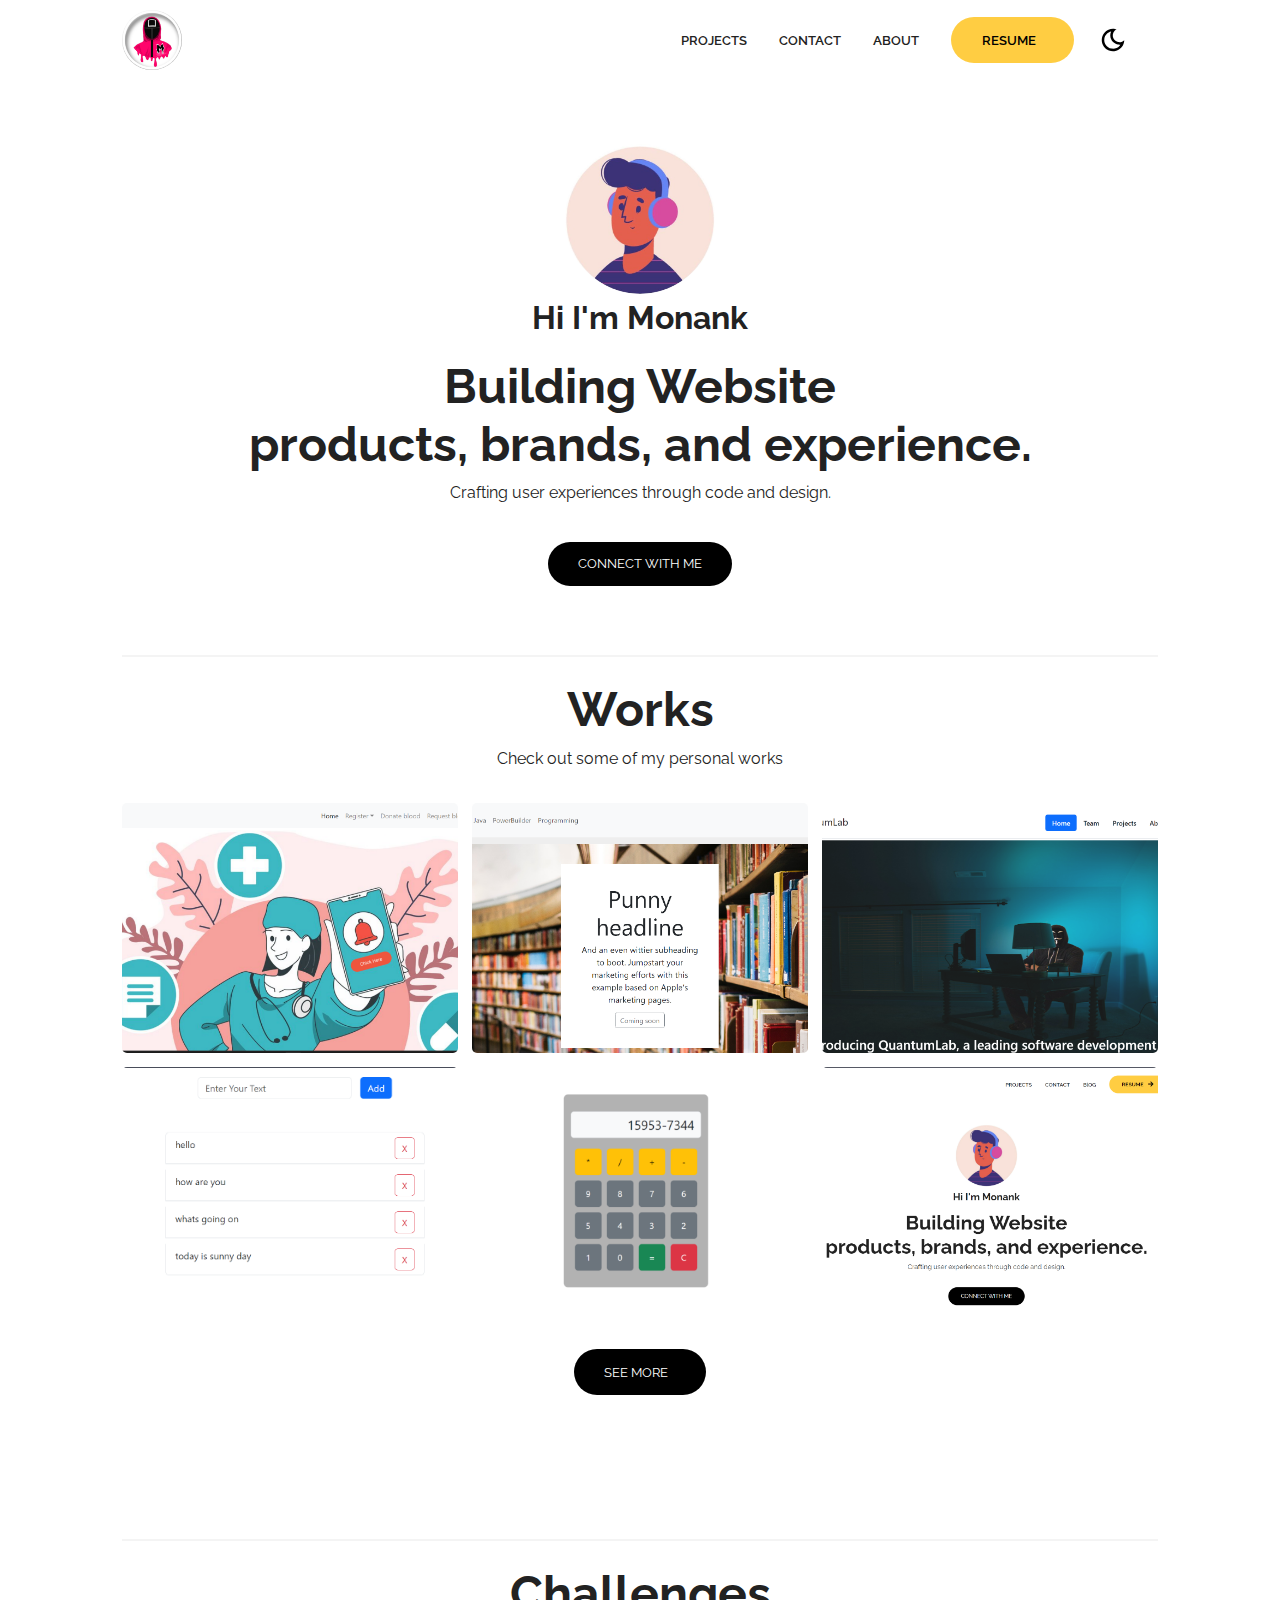
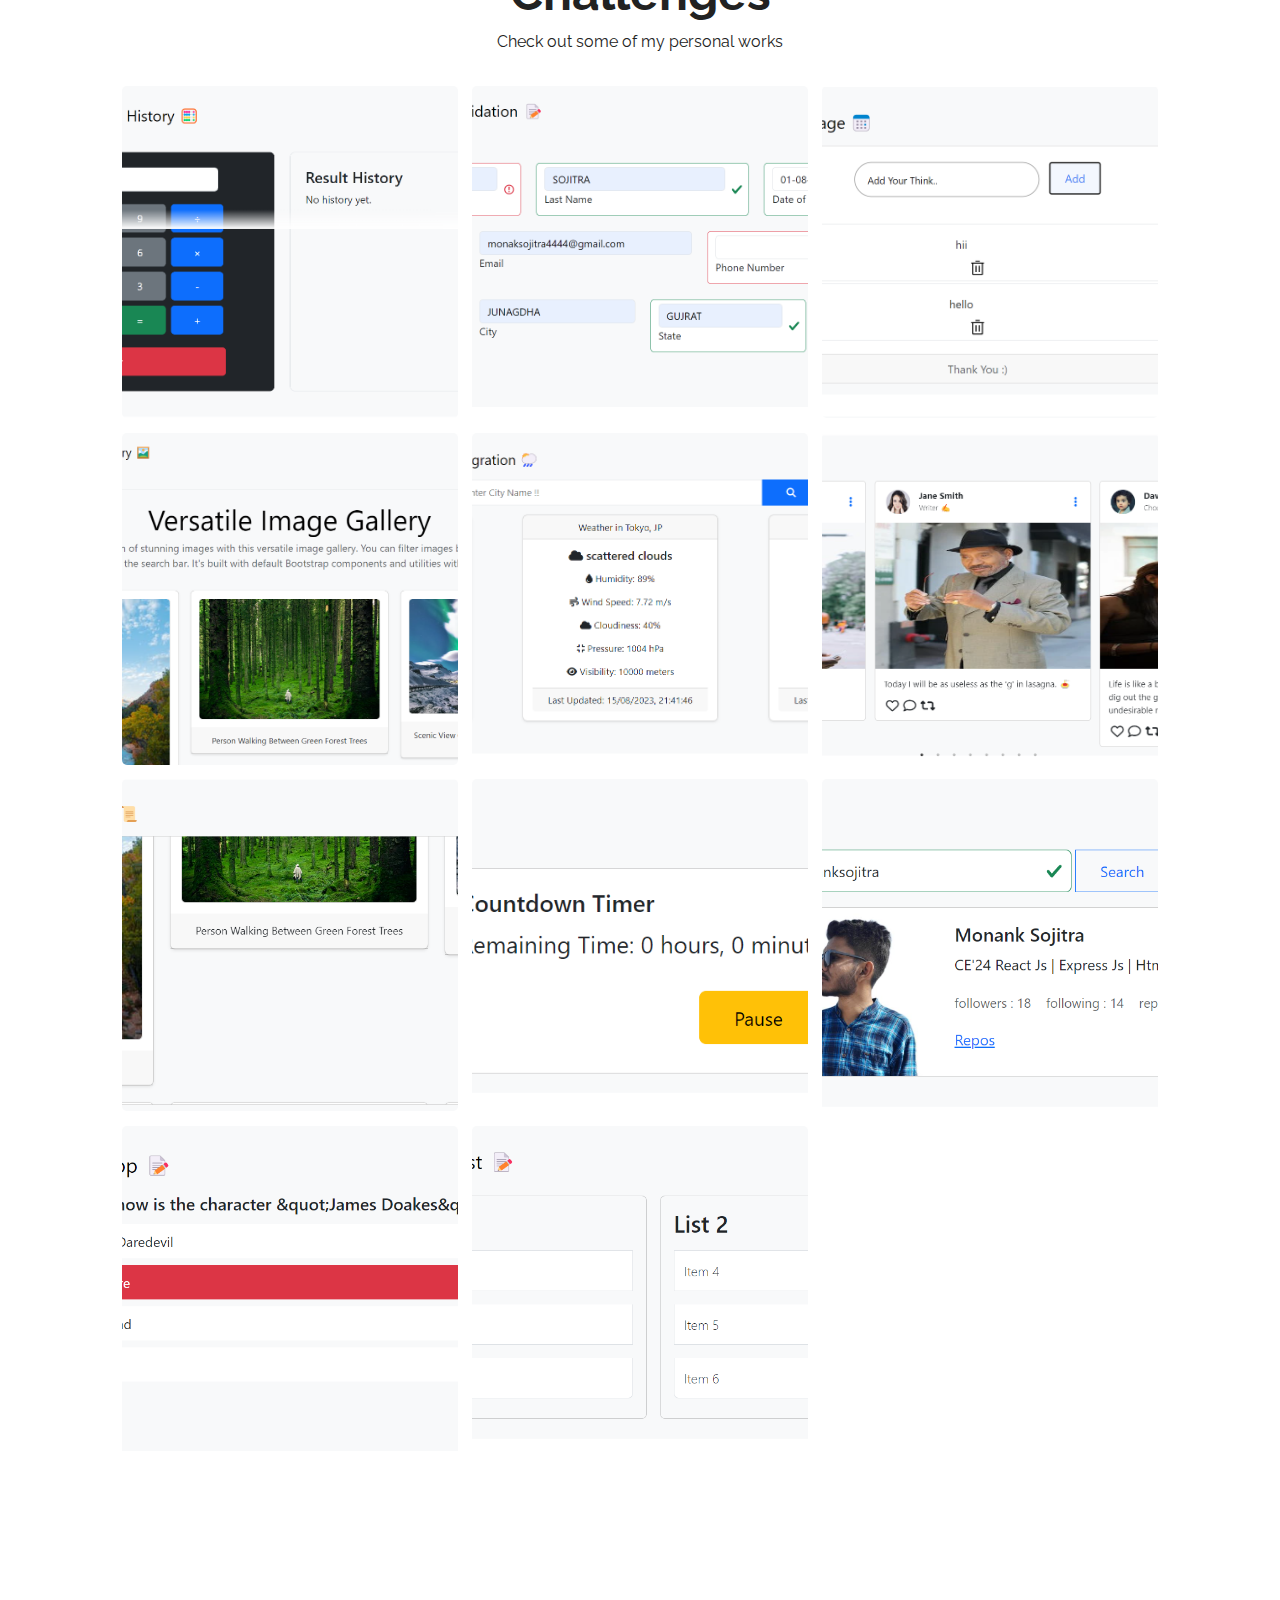
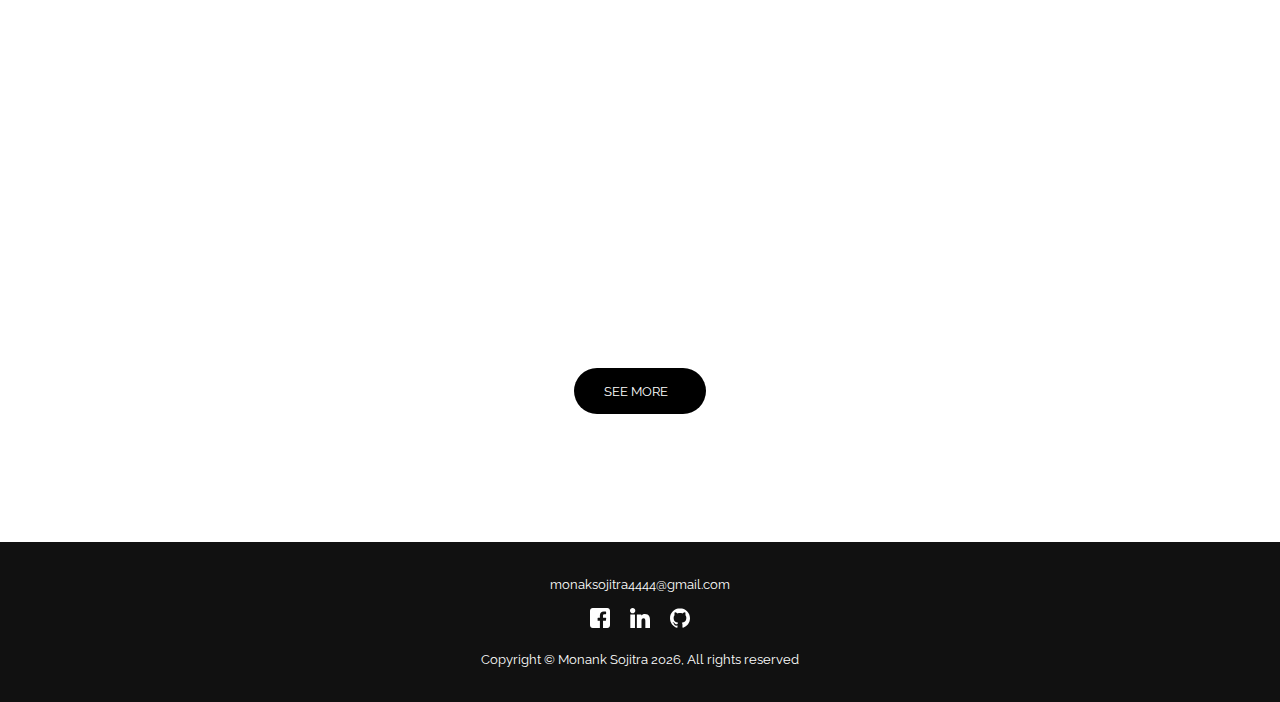
<file: index.html>
<!DOCTYPE html>
<html lang="en">

<head>
  <meta charset="UTF-8" />
  <meta http-equiv="X-UA-Compatible" content="IE=edge" />
  <meta name="viewport" content="width=device-width, initial-scale=1.0" />

  <title>Portfolio Website</title>
  <meta name="title" content="Portfolio Template - Open source" />
  <meta name="description"
    content="Build or customize your portfolio website using this super easy template. Free to use if you are a member of the community or a contributor to this project" />

  <link rel="apple-touch-icon" sizes="180x180" href="./css/>
    <link
      rel=" icon" type="image/png" sizes="32x32" href="./css/favicon-32x32.png" />
  <link rel="icon" type="image/png" sizes="16x16" href="./css/favicon-16x16.png" />
  <link rel="manifest" href="./css/site.webmanifest" />

  <link rel="stylesheet" href="https://use.fontawesome.com/releases/v5.15.4/css/all.css"
    integrity="sha384-DyZ88mC6Up2uqS4h/KRgHuoeGwBcD4Ng9SiP4dIRy0EXTlnuz47vAwmeGwVChigm" crossorigin="anonymous" />
  <link rel="stylesheet" href="css/style.css" />
  <link rel="stylesheet" href="css/utilities.css" />
</head>

<body>
  <header id="hero">
    <!-- Navbar -->
    <nav class="navbar">
      <div class="container">
        <!-- Logo -->
        <h1 id="logo">
          <a href="https://github.com/monanksojitra" target="_blank"><img src="./assets/logo.jpg" alt="Your Logo" /></a>
        </h1>
        <!-- Navbar links -->
        <ul class="nav-menu">
          <li><a class="nav-link" href="#projects">PROJECTS</a></li>
          <li>
            <a class="nav-link" href="mailto:monaksojitra4444@gmail.com">CONTACT</a>
          </li>
          <li><a class="nav-link" href="#">ABOUT</a></li>
          <li>
            <a class="nav-link btn btn-primary" target="_blank" href="./assets/cv.pdf">RESUME <i
                class="fas fa-arrow-right"></i></a>
          </li>

          <!-- Toggle switch -->
          <div class="theme-switch">
            <input type="checkbox" id="switch" />
            <label class="toggle-icons" for="switch">
              <img class="moon" src="assets/moon.svg" />
              <img class="sun" src="assets/sun.svg" />
            </label>
          </div>
          <!-- Hamburger menu -->
        </ul>
        <div class="hamburger">
          <span class="bar"></span>
          <span class="bar"></span>
          <span class="bar"></span>
        </div>
      </div>
    </nav>

    <section class="header-container">
      <img class="profile-image" src="assets/profile-image.jpg" alt="" />
      <h1>Hi I'm Monank</h1>

      <div class="content-text">
        <h2>Building Website</h2>
        <h2>products, brands, and experience.</h2>

        <p>Crafting user experiences through code and design.</p>
      </div>
      <a href="https://in.linkedin.com/in/mjpatel4444" class="btn btn-secondary" target="_blank">Connect With Me</a>
    </section>
  </header>

  <!-- Projects -->
  <section id="projects" class="project-container container">
    <div class="division"></div>
    <div class="content-text">
      <h2>Works</h2>
      <p>Check out some of my personal works</p>
    </div>

    <article class="project">
      <!-- Project 1 -->
      <div href="" class="card">
        <div class="project-info">
          <div class="project-bio">
            <h3>Project One</h3>
            <p>React, Bootstrap</p>
          </div>
          <div class="project-link">
            <a href="https://github.com/monanksojitra" target="_blank"><i class="fab fa-github"></i></a>
          </div>
        </div>
      </div>
      <!-- Project 2 -->
      <div href="" class="card">
        <div class="project-info">
          <div class="project-bio">
            <h3>Project Two</h3>
            <p>React, Bootstrap</p>
          </div>

          <div class="project-link">
            <a href="https://github.com/monanksojitra" target="_blank"><i class="fab fa-github"></i></a>
          </div>
        </div>
      </div>

      <!-- Porject 3 -->
      <div href="" class="card">
        <div class="project-info">
          <div class="project-bio">
            <h3>Project Three</h3>
            <p>Html, Bootstrap, js</p>
          </div>

          <div class="project-link">
            <a href="https://github.com/monanksojitra/QuantumLab" target="_blank"><i class="fab fa-github"></i></a>
            <a href="https://monanksojitra.github.io/Quantumlab/" target="_blank"><i class="fas fa-globe"></i></a>
          </div>
        </div>
      </div>

      <!-- Project 4 -->
      <div href="" class="card">
        <div class="project-info">
          <div class="project-bio">
            <h3>Project Four</h3>
            <p>Html, Bootstrap, js</p>
          </div>

          <div class="project-link">
            <a href="https://github.com/monanksojitra/TODO-LIST" target="_blank"><i class="fab fa-github"></i></a>
            <a href="https://monanksojitra.github.io/TODO-LIST/" target="_blank"><i class="fas fa-globe"></i></a>
          </div>
        </div>
      </div>

      <!-- Project 5 -->
      <div href="" class="card">
        <div class="project-info">
          <div class="project-bio">
            <h3>Project Five</h3>
            <p>Html, Bootstrap, js</p>
          </div>

          <div class="project-link">
            <a href="https://github.com/monanksojitra/Calculator" target="_blank"><i class="fab fa-github"></i></a>
            <a href="https://monanksojitra.github.io/Calculator/" target="_blank"><i class="fas fa-globe"></i></a>
          </div>
        </div>
      </div>

      <!-- Project 6 -->
      <div href="" class="card">
        <div class="project-info">
          <div class="project-bio">
            <h3>Project Six</h3>
            <p>Html, Bootstrap, js</p>
          </div>

          <div class="project-link">
            <a href="https://github.com/monanksojitra/portfolio-website" target="_blank"><i
                class="fab fa-github"></i></a>
            <a href="https://monanksojitra.github.io/portfolio-website/" target="_blank"><i
                class="fas fa-globe"></i></a>
          </div>
        </div>
      </div>
    </article>

    <a href="https://github.com/monanksojitra?tab=repositories" class="btn btn-secondary" target="_blank">See More <i
        class="fas fa-arrow-right"></i></a>
  </section>
  <section id="projects" class="project-container container">
    <div class="division"></div>
    <div class="content-text">
      <h2>Challenges</h2>
      <p>Check out some of my personal works</p>
    </div>

    <article class="project">
      <!-- Project 1 -->
      <div href="" class="card card1">
        <div class="project-info">
          <div class="project-link">
            <a href="https://github.com/monanksojitra/30_day_30_mini_react_projects" target="_blank"><i
                class="fab fa-github"></i></a>
          </div>
          <iframe src="https://www.linkedin.com/embed/feed/update/urn:li:share:7093278584932343808" height="300"
            width="250" frameborder="0" allowfullscreen="" title="Embedded post"></iframe>
        </div>
      </div>

      <!-- Project 2 -->
      <div href="" class="card card1">
        <div class="project-info">
          <div class="project-link">
            <a href="https://github.com/monanksojitra/30_day_30_mini_react_projects" target="_blank"><i
                class="fab fa-github"></i></a>
          </div>
          <iframe src="https://www.linkedin.com/embed/feed/update/urn:li:share:7093514234025697280" height="300"
            width="250" frameborder="0" allowfullscreen="" title="Embedded post"></iframe>
        </div>
      </div>

      <!-- Porject 3 -->
      <div href="" class="card card1">
        <div class="project-info">
          <div class="project-link">
            <a href="https://github.com/monanksojitra/30_day_30_mini_react_projects" target="_blank"><i
                class="fab fa-github"></i></a>
          </div>
          <iframe src="https://www.linkedin.com/embed/feed/update/urn:li:share:7093836861525102592" height="300"
            width="250" frameborder="0" allowfullscreen="" title="Embedded post"></iframe>
        </div>
      </div>

      <!-- Project 4 -->
      <div href="" class="card card1">
        <div class="project-info">
          <div class="project-link">
            <a href="https://github.com/monanksojitra/30_day_30_mini_react_projects" target="_blank"><i
                class="fab fa-github"></i></a>
          </div>
          <iframe src="https://www.linkedin.com/embed/feed/update/urn:li:share:7094196300845318146" height="300"
            width="250" frameborder="0" allowfullscreen="" title="Embedded post"></iframe>
        </div>
      </div>

      <!-- Project 5 -->
      <div href="" class="card card1">
        <div class="project-info">
          <div class="project-link">
            <a href="https://github.com/monanksojitra/30_day_30_mini_react_projects" target="_blank"><i
                class="fab fa-github"></i></a>
          </div>
          <iframe src="https://www.linkedin.com/embed/feed/update/urn:li:share:7094628441265717248" height="300"
            width="250" frameborder="0" allowfullscreen="" title="Embedded post"></iframe>
        </div>
      </div>

      <!-- Project 6 -->
      <div href="" class="card card1">
        <div class="project-info">
          <div class="project-link">
            <a href="https://github.com/monanksojitra/30_day_30_mini_react_projects" target="_blank"><i
                class="fab fa-github"></i></a>
          </div>
          <iframe src="https://www.linkedin.com/embed/feed/update/urn:li:share:7094999337302159360" height="300"
            width="250" frameborder="0" allowfullscreen="" title="Embedded post"></iframe>
        </div>
      </div>
      <div href="" class="card card1">
        <div class="project-info">
          <div class="project-link">
            <a href="https://github.com/monanksojitra/30_day_30_mini_react_projects" target="_blank"><i
                class="fab fa-github"></i></a>
          </div>
          <iframe src="https://www.linkedin.com/embed/feed/update/urn:li:share:7095382850593562624" height="300"
            width="250" frameborder="0" allowfullscreen="" title="Embedded post"></iframe>
        </div>
      </div>
      <div href="" class="card card1">
        <div class="project-info">
          <div class="project-link">
            <a href="https://github.com/monanksojitra/30_day_30_mini_react_projects" target="_blank"><i
                class="fab fa-github"></i></a>
          </div>
          <iframe src="https://www.linkedin.com/embed/feed/update/urn:li:share:7096193262062858241" height="300"
            width="250" frameborder="0" allowfullscreen="" title="Embedded post"></iframe>
        </div>
      </div>
      <div href="" class="card card1">
        <div class="project-info">
          <div class="project-link">
            <a href="https://github.com/monanksojitra/30_day_30_mini_react_projects" target="_blank"><i
                class="fab fa-github"></i></a>
          </div>
          <iframe src="https://www.linkedin.com/embed/feed/update/urn:li:share:7096463723061477376" height="300"
            width="250" frameborder="0" allowfullscreen="" title="Embedded post"></iframe>
        </div>
      </div>
      <div href="" class="card card1">
        <div class="project-info">
          <div class="project-link">
            <a href="https://github.com/monanksojitra/30_day_30_mini_react_projects" target="_blank"><i
                class="fab fa-github"></i></a>
          </div>
          <iframe src="https://www.linkedin.com/embed/feed/update/urn:li:share:7096903622403235841" height="300"
            width="250" frameborder="0" allowfullscreen="" title="Embedded post"></iframe>
        </div>
      </div>
      <div href="" class="card card1">
        <div class="project-info">
          <div class="project-link">
            <a href="https://github.com/monanksojitra/30_day_30_mini_react_projects" target="_blank"><i
                class="fab fa-github"></i></a>
          </div>
          <iframe src="https://www.linkedin.com/embed/feed/update/urn:li:share:7097099755813560321" height="300"
            width="250" frameborder="0" allowfullscreen="" title="Embedded post"></iframe>
        </div>
      </div>
      <div href="" class="card card1">
        <div class="project-info">
          <div class="project-link">
            <a href="https://github.com/monanksojitra/30_day_30_mini_react_projects" target="_blank"><i
                class="fab fa-github"></i></a>
          </div>
          <iframe src="https://www.linkedin.com/embed/feed/update/urn:li:share:7097487145065455616" height="300"
            width="250" frameborder="0" allowfullscreen="" title="Embedded post"></iframe>
        </div>
      </div>
      <div href="" class="card card1">
        <div class="project-info">
          <div class="project-link">
            <a href="https://github.com/monanksojitra/30_day_30_mini_react_projects" target="_blank"><i
                class="fab fa-github"></i></a>
          </div>
          <iframe src="https://www.linkedin.com/embed/feed/update/urn:li:share:7097967515129044992" height="300"
            width="250" frameborder="0" allowfullscreen="" title="Embedded post"></iframe>
        </div>
      </div>
      <div href="" class="card card1">
        <div class="project-info">
          <div class="project-link">
            <a href="https://github.com/monanksojitra/30_day_30_mini_react_projects" target="_blank"><i
                class="fab fa-github"></i></a>
          </div>
          <iframe src="https://www.linkedin.com/embed/feed/update/urn:li:share:7098344766416826368" height="300"
            width="250" frameborder="0" allowfullscreen="" title="Embedded post"></iframe>
        </div>
      </div>
      <div href="" class="card card1">
        <div class="project-info">
          <div class="project-link">
            <a href="https://github.com/monanksojitra/30_day_30_mini_react_projects" target="_blank"><i
                class="fab fa-github"></i></a>
          </div>
          <iframe src="https://www.linkedin.com/embed/feed/update/urn:li:share:7098654894554791937" height="300"
            width="250" frameborder="0" allowfullscreen="" title="Embedded post"></iframe>
        </div>
      </div>
      <div href="" class="card card1">
        <div class="project-info">
          <div class="project-link">
            <a href="https://github.com/monanksojitra/30_day_30_mini_react_projects" target="_blank"><i
                class="fab fa-github"></i></a>
          </div>
          <iframe src="https://www.linkedin.com/embed/feed/update/urn:li:share:7098995400799322112" height="300"
            width="250" frameborder="0" allowfullscreen="" title="Embedded post"></iframe>
        </div>
      </div>
      <div href="" class="card card1">
        <div class="project-info">
          <div class="project-link">
            <a href="https://github.com/monanksojitra/30_day_30_mini_react_projects" target="_blank"><i
                class="fab fa-github"></i></a>
          </div>
          <iframe src="https://www.linkedin.com/embed/feed/update/urn:li:share:7099287337636888577" height="300"
            width="250" frameborder="0" allowfullscreen="" title="Embedded post"></iframe>
        </div>
      </div>
      <div href="" class="card card1">
        <div class="project-info">
          <div class="project-link">
            <a href="https://github.com/monanksojitra/30_day_30_mini_react_projects" target="_blank"><i
                class="fab fa-github"></i></a>
          </div>
          <iframe src="https://www.linkedin.com/embed/feed/update/urn:li:share:7099701295963357184" height="300"
            width="250" frameborder="0" allowfullscreen="" title="Embedded post"></iframe>
        </div>
      </div>
      <div href="" class="card card1">
        <div class="project-info">
          <div class="project-link">
            <a href="https://github.com/monanksojitra/30_day_30_mini_react_projects" target="_blank"><i
                class="fab fa-github"></i></a>
          </div>
          <iframe src="https://www.linkedin.com/embed/feed/update/urn:li:share:7100124243908059136" height="300"
            width="250" frameborder="0" allowfullscreen="" title="Embedded post"></iframe>
        </div>
      </div>
      <div href="" class="card card1">
        <div class="project-info">
          <div class="project-link">
            <a href="https://github.com/monanksojitra/30_day_30_mini_react_projects" target="_blank"><i
                class="fab fa-github"></i></a>
          </div>
          <iframe src="https://www.linkedin.com/embed/feed/update/urn:li:share:7100495523702308866" height="300"
            width="250" frameborder="0" allowfullscreen="" title="Embedded post"></iframe>
        </div>
      </div>
      <div href="" class="card card1">
        <div class="project-info">
          <div class="project-link">
            <a href="https://github.com/monanksojitra/30_day_30_mini_react_projects" target="_blank"><i
                class="fab fa-github"></i></a>
          </div>
          <iframe src="https://www.linkedin.com/embed/feed/update/urn:li:share:7101084053407174656" height="300"
            width="250" frameborder="0" allowfullscreen="" title="Embedded post"></iframe>
        </div>
      </div>
      <div href="" class="card card1">
        <div class="project-info">
          <div class="project-link">
            <a href="https://github.com/monanksojitra/30_day_30_mini_react_projects" target="_blank"><i
                class="fab fa-github"></i></a>
          </div>
          <iframe src="https://www.linkedin.com/embed/feed/update/urn:li:share:7101625905235542016" height="300"
            width="250" frameborder="0" allowfullscreen="" title="Embedded post"></iframe>
        </div>
      </div>
      <div href="" class="card card1">
        <div class="project-info">
          <div class="project-link">
            <a href="https://github.com/monanksojitra/30_day_30_mini_react_projects" target="_blank"><i
                class="fab fa-github"></i></a>
          </div>
          <iframe src="https://www.linkedin.com/embed/feed/update/urn:li:share:7102332006474092546" height="300"
            width="250" frameborder="0" allowfullscreen="" title="Embedded post"></iframe>
        </div>
      </div>
      <div href="" class="card card1">
        <div class="project-info">
          <div class="project-link">
            <a href="https://github.com/monanksojitra/30_day_30_mini_react_projects" target="_blank"><i
                class="fab fa-github"></i></a>
          </div>
          <iframe src="https://www.linkedin.com/embed/feed/update/urn:li:share:7102701927972376576" height="300"
            width="250" frameborder="0" allowfullscreen="" title="Embedded post"></iframe>
        </div>
      </div>
      <div href="" class="card card1">
        <div class="project-info">
          <div class="project-link">
            <a href="https://github.com/monanksojitra/30_day_30_mini_react_projects" target="_blank"><i
                class="fab fa-github"></i></a>
          </div>
          <iframe src="https://www.linkedin.com/embed/feed/update/urn:li:share:7103308102971588608" height="300"
            width="250" frameborder="0" allowfullscreen="" title="Embedded post"></iframe>
        </div>
      </div>
      <div href="" class="card card1">
        <div class="project-info">
          <div class="project-link">
            <a href="https://github.com/monanksojitra/30_day_30_mini_react_projects" target="_blank"><i
                class="fab fa-github"></i></a>
          </div>
          <iframe src="https://www.linkedin.com/embed/feed/update/urn:li:share:7103774682935418880" height="300"
            width="250" frameborder="0" allowfullscreen="" title="Embedded post"></iframe>
        </div>
      </div>
      <div href="" class="card card1">
        <div class="project-info">
          <div class="project-link">
            <a href="https://github.com/monanksojitra/30_day_30_mini_react_projects" target="_blank"><i
                class="fab fa-github"></i></a>
          </div>
          <iframe src="https://www.linkedin.com/embed/feed/update/urn:li:share:7104454995164434432" height="300"
            width="250" frameborder="0" allowfullscreen="" title="Embedded post"></iframe>
        </div>
      </div>
      <div href="" class="card card1">
        <div class="project-info">
          <div class="project-link">
            <a href="https://github.com/monanksojitra/30_day_30_mini_react_projects" target="_blank"><i
                class="fab fa-github"></i></a>
          </div>
          <iframe src="https://www.linkedin.com/embed/feed/update/urn:li:share:7106140717109960704" height="300"
            width="250" frameborder="0" allowfullscreen="" title="Embedded post"></iframe>
        </div>
      </div>
      <div href="" class="card card1">
        <div class="project-info">
          <div class="project-link">
            <a href="https://github.com/monanksojitra/30_day_30_mini_react_projects" target="_blank"><i
                class="fab fa-github"></i></a>
          </div>
          <iframe src="https://www.linkedin.com/embed/feed/update/urn:li:share:7106161600251801600" height="300"
            width="250" frameborder="0" allowfullscreen="" title="Embedded post"></iframe>
        </div>
      </div>
      <div href="" class="card card1">
        <div class="project-info">
          <div class="project-link">
            <a href="https://github.com/monanksojitra/30_day_30_mini_react_projects" target="_blank"><i
                class="fab fa-github"></i></a>
          </div>
          <iframe src="https://www.linkedin.com/embed/feed/update/urn:li:activity:7106685371425431552" height="300"
            width="250" frameborder="0" allowfullscreen="" title="Embedded post"></iframe>
        </div>
      </div>
    </article>

    <a href="https://github.com/monanksojitra?tab=repositories" class="btn btn-secondary" target="_blank">See More <i
        class="fas fa-arrow-right"></i></a>
  </section>

  <footer id="footer">
    <div class="container">
      <a href="mailto:monaksojitra4444@gmail.com">monaksojitra4444@gmail.com</a>
      <!-- Social links -->
      <div class="social">
        <a href="https://www.facebook.com/monaksojitra01/" target="_blank"><img src="./assets/facebook-icon.svg"
            alt="Facebook" /></a>
        <a href="https://in.linkedin.com/in/mjpatel4444" target="_blank"><img src="./assets/linkedin-icon.svg"
            alt="Linkedin" /></a>
        <a href="https://github.com/monanksojitra" target="_blank"><img src="./assets/github-icon.svg"
            alt="GitHub" /></a>
      </div>
      <p>
        Copyright &copy; Monank Sojitra <span id="datee"></span>, All rights
        reserved
      </p>
    </div>
  </footer>
  <script src="js/script.js"></script>
</body>


</html>
</file>
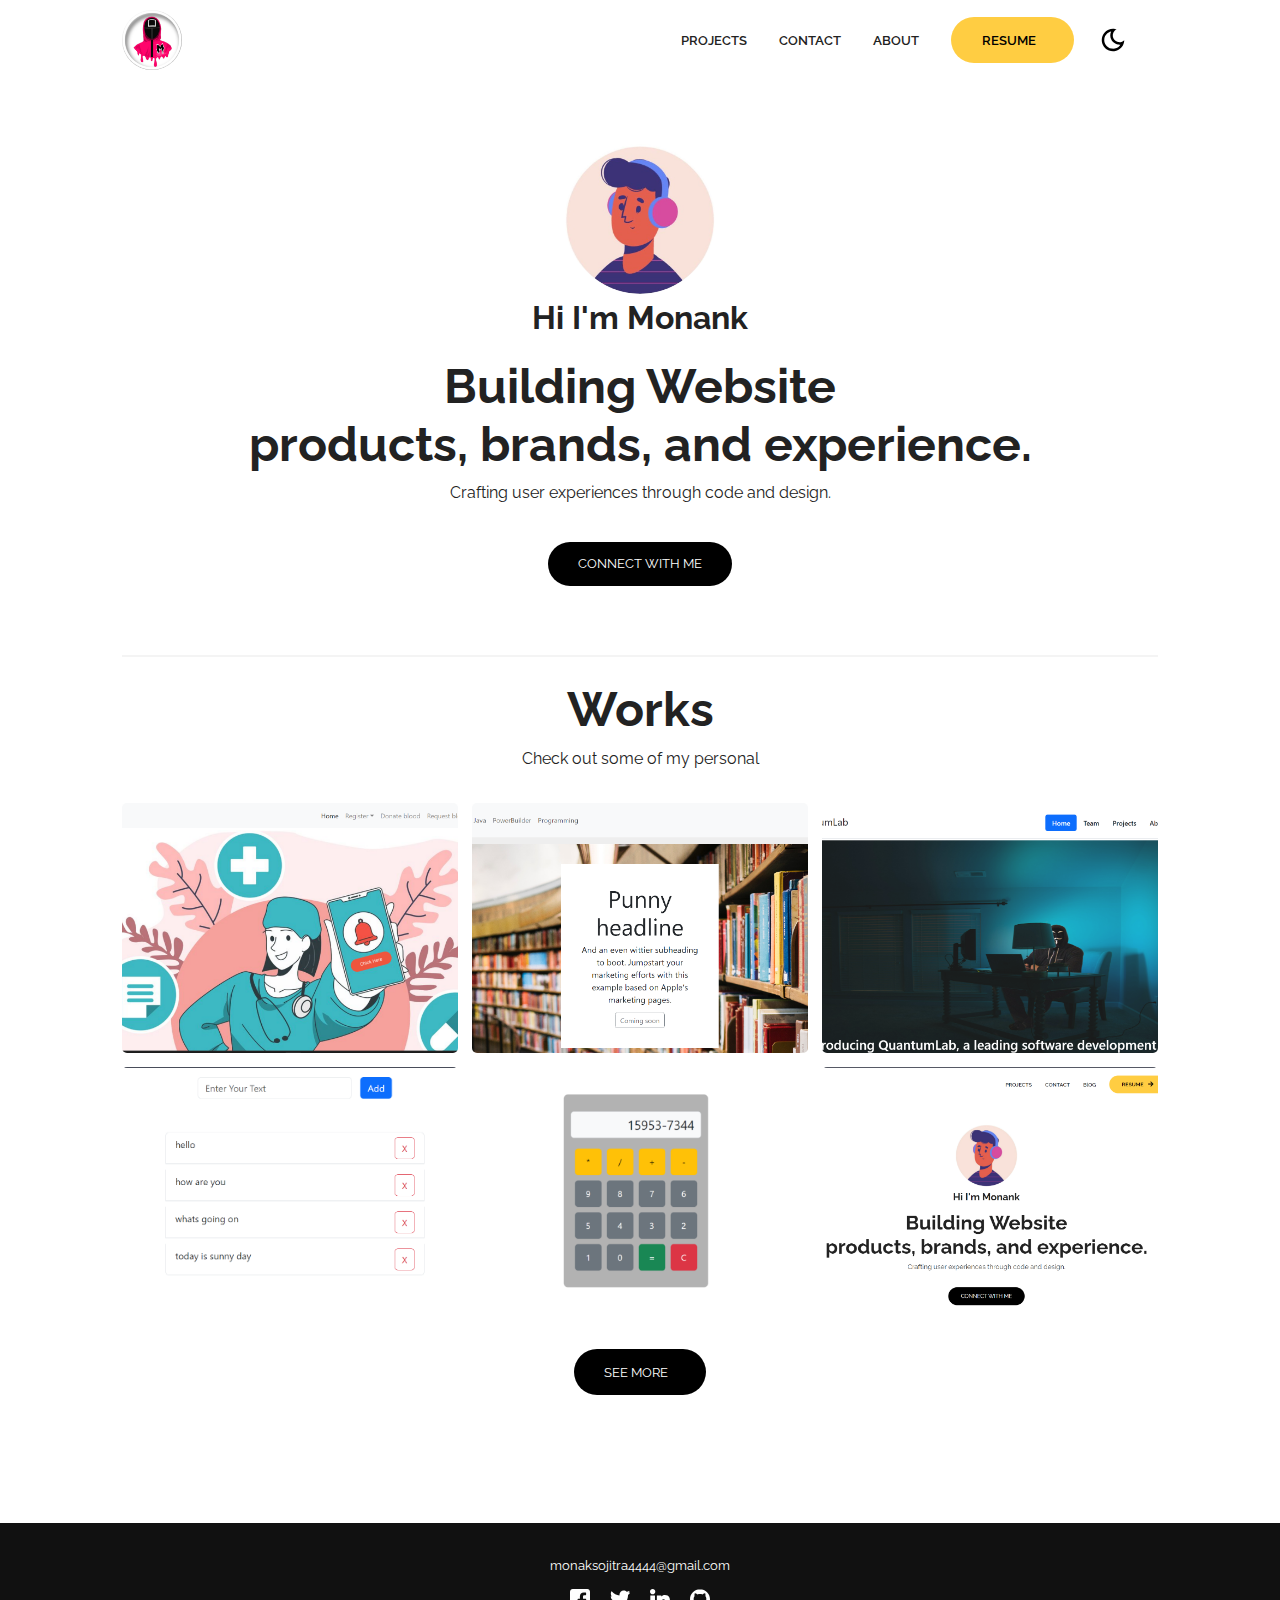
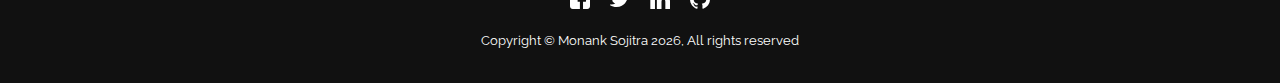
<file: src/index.html>
<!DOCTYPE html>
<html lang="en">

<head>
  <meta charset="UTF-8" />
  <meta http-equiv="X-UA-Compatible" content="IE=edge" />
  <meta name="viewport" content="width=device-width, initial-scale=1.0" />
  <!-- Primary Meta Tags -->
  <title>Portfolio Website</title>
  <meta name="title" content="Portfolio Template - Open source" />
  <meta name="description"
    content="Build or customize your portfolio website using this super easy template. Free to use if you are a member of the community or a contributor to this project" />

  <link rel="apple-touch-icon" sizes="180x180" href="./css/>
  <link rel="icon" type="image/png" sizes="32x32" href="./css/favicon-32x32.png">
  <link rel="icon" type="image/png" sizes="16x16" href="./css/favicon-16x16.png">
  <link rel="manifest" href="./css/site.webmanifest">

  <link rel="stylesheet" href="https://use.fontawesome.com/releases/v5.15.4/css/all.css"
    integrity="sha384-DyZ88mC6Up2uqS4h/KRgHuoeGwBcD4Ng9SiP4dIRy0EXTlnuz47vAwmeGwVChigm" crossorigin="anonymous" />
  <link rel="stylesheet" href="css/style.css" />
  <link rel="stylesheet" href="css/utilities.css" />
</head>

<body>
  <header id="hero">
    <!-- Navbar -->
    <nav class="navbar">
      <div class="container">
        <!-- Logo -->
        <h1 id="logo">
          <a href="https://github.com/monanksojitra" target="_blank"><img src="./assets/logo.jpg" alt="Your Logo" /></a>
        </h1>
        <!-- Navbar links -->
        <ul class="nav-menu">
          <li><a class="nav-link" href="#projects">PROJECTS</a></li>
          <li><a class="nav-link" href="mailto:monaksojitra4444@gmail.com">CONTACT</a></li>
          <li><a class="nav-link" href="#">ABOUT</a></li>
          <li>
            <a class="nav-link btn btn-primary" href="https://github.com/monanksojitra">RESUME <i
                class="fas fa-arrow-right"></i></a>
          </li>

          <!-- Toggle switch -->
          <div class="theme-switch">
            <input type="checkbox" id="switch" />
            <label class="toggle-icons" for="switch">
              <img class="moon" src="assets/moon.svg" />
              <img class="sun" src="assets/sun.svg" />
            </label>
          </div>
          <!-- Hamburger menu -->
        </ul>
        <div class="hamburger">
          <span class="bar"></span>
          <span class="bar"></span>
          <span class="bar"></span>
        </div>
      </div>
    </nav>

    <section class="header-container">
      <img class="profile-image" src="assets/profile-image.jpg" alt="" />
      <h1>Hi I'm Monank</h1>

      <div class="content-text">
        <h2>Building Website</h2>
        <h2>products, brands, and experience.</h2>

        <p>
          Crafting user experiences through code and design.
        </p>
      </div>
      <a href="https://github.com/monanksojitra" class="btn btn-secondary" target="_blank">Connect With
        Me</a>
    </section>
  </header>

  <!-- Projects -->
  <section id="projects" class="project-container container">
    <div class="division"></div>
    <div class="content-text">
      <h2>Works</h2>
      <p>Check out some of my personal</p>
    </div>

    <article class="project">
      <!-- Project 1 -->
      <div href="" class="card">
        <div class="project-info">
          <div class="project-bio">
            <h3>Project One</h3>
            <p>React, Bootstrap</p>
          </div>

          <div class="project-link">
            <a href="#" target="_blank"><i class="fab fa-github"></i></a>
            <a href="#" target="_blank"><i class="fas fa-globe"></i></a>
          </div>
        </div>
      </div>

      <!-- Project 2 -->
      <div href="" class="card">
        <div class="project-info">
          <div class="project-bio">
            <h3>Project Two</h3>
            <p>React, Bootstrap</p>
          </div>

          <div class="project-link">
            <a href="#" target="_blank"><i class="fab fa-github"></i></a>
            <a href="#" target="_blank"><i class="fas fa-globe"></i></a>
          </div>
        </div>
      </div>

      <!-- Porject 3 -->
      <div href="" class="card">
        <div class="project-info">
          <div class="project-bio">
            <h3>Project Three</h3>
            <p>Html, Bootstrap, js</p>
          </div>

          <div class="project-link">
            <a href="https://github.com/monanksojitra/QuantumLab" target="_blank"><i class="fab fa-github"></i></a>
            <a href="https://monanksojitra.github.io/QuantumLab/" target="_blank"><i class="fas fa-globe"></i></a>
          </div>
        </div>
      </div>

      <!-- Project 4 -->
      <div href="" class="card">
        <div class="project-info">
          <div class="project-bio">
            <h3>Project Four</h3>
            <p>Html, Bootstrap, js</p>
          </div>

          <div class="project-link">
            <a href="https://github.com/monanksojitra/TODO-LIST" target="_blank"><i class="fab fa-github"></i></a>
            <a href="https://monanksojitra.github.io/TODO-LIST/" target="_blank"><i class="fas fa-globe"></i></a>
          </div>
        </div>
      </div>

      <!-- Project 5 -->
      <div href="" class="card">
        <div class="project-info">
          <div class="project-bio">
            <h3>Project Five</h3>
            <p>Html, Bootstrap, js</p>
          </div>

          <div class="project-link">
            <a href="https://github.com/monanksojitra/Calculator" target="_blank"><i class="fab fa-github"></i></a>
            <a href="https://monanksojitra.github.io/Calculator/" target="_blank"><i class="fas fa-globe"></i></a>
          </div>
        </div>
      </div>

      <!-- Project 6 -->
      <div href="" class="card">
        <div class="project-info">
          <div class="project-bio">
            <h3>Project Six</h3>
            <p>Html, Bootstrap, js</p>
          </div>

          <div class="project-link">
            <a href="#" target="_blank"><i class="fab fa-github"></i></a>
            <a href="#" target="_blank"><i class="fas fa-globe"></i></a>
          </div>
        </div>
      </div>
    </article>

    <a href="https://github.com/monanksojitra?tab=repositories" class="btn btn-secondary" target="_blank">See More <i
        class="fas fa-arrow-right"></i></a>
  </section>

  <footer id="footer">
    <div class="container">
      <a href="mailto:monaksojitra4444@gmail.com">monaksojitra4444@gmail.com</a>
      <!-- Social links -->
      <div class="social">
        <a href="#" target="_blank"><img src="./assets/facebook-icon.svg" alt="Facebook" /></a>
        <a href="#" target="_blank"><img src="./assets/twitter-icon.svg" alt="Twitter" /></a>
        <a href="#" target="_blank"><img src="./assets/linkedin-icon.svg" alt="Linkedin" /></a>
        <a href="#" target="_blank"><img src="./assets/github-icon.svg" alt="GitHub" /></a>
      </div>
      <p>Copyright &copy; Monank Sojitra <span id="datee"></span>, All rights reserved</p>
    </div>
  </footer>
  <script src="js/script.js"></script>
</body>

</html>
</file>
<file: css/style.css>
/* This is the required project styling. Will contain essential CSS styles like:
   * Flex property
   * Grid layout
   * Cards and sections
*/

@import url(https://fonts.googleapis.com/css?family=Raleway:100,200,300,regular,500,600,700,800,900,100italic,200italic,300italic,italic,500italic,600italic,700italic,800italic,900italic);

/* variables */
:root {
  /* Colors */
  --primary-color: #ffcd42;
  --secondary-color: #ffd35c;
  --bg-primary: #ffffff;
  --text-color: #222222;
  --text-color-two: #ffffff;
  --bg-secondary: #000000;
  --card-background: #f4f4f4;
  --bg-secondary-two: #111111;

  --shadow: 0 10px 40px rgba(0, 0, 0, 0.2);

  /* Font Weight */
  --weight-small: 400;
  --weight-semibold: 600;
  --weight-bold: 800;

  /* Max width */
  --width-small: 600px;
  --width-medium: 1100px;
  --width-large: 1300px;
}

[data-theme="dark"] {
  --primary-color: #ffcd42;
  --secondary-color: #ffd35c;
  --bg-primary: #000000;
  --text-color: #ffffff;
  --text-color-two: #222222;
  --bg-secondary: #ffffff;
  --card-background: #111111;
  --bg-secondary-two: #f4f4f4;
  --shadow: 0 2px 10px rgba(95, 95, 95, 0.2);
}

html {
  font-size: 100%;
  scroll-behavior: smooth;
}

/* Reset default styling */
* {
  margin: 0;
  padding: 0;
  box-sizing: border-box;
}

ul {
  list-style: none;
}

a {
  text-decoration: none;
  color: var(--text-color);
}

/* Main styling */
body {
  background: var(--bg-primary);
  color: var(--text-color);
  font-family: "Raleway", sans-serif;
  line-height: 1.5;
}

/* Navbar */
.navbar {
  position: fixed;
  top: 0;
  left: 0;
  right: 0;
  z-index: 20;
  background: var(--bg-primary);
}

.navbar .container {
  display: flex;
  align-items: center;
  justify-content: space-between;
  z-index: 20;
  height: 80px;
  width: 100%;
}

.navbar .nav-menu {
  display: flex;
  align-items: center;
  background: var(--bg-primary);
}

.navbar .nav-link {
  margin: 0 1rem;
  font-size: 0.8rem;
  font-weight: var(--weight-semibold);
}

.navbar #logo img {
  display: block;
  width: 60px;
  border-radius: 50%;
}

.navbar .btn {
  margin-right: 1.5rem;
}

.fas.fa-arrow-right {
  margin-left: 0.5rem;
  font-size: 0.9rem;
}

/* hamburger */
.hamburger {
  margin-bottom: 0.1rem;
  display: none;
}

.bar {
  display: block;
  width: 23px;
  height: 3px;
  margin: 4px auto;
  transition: all 0.3s ease-in-out;
  border-radius: 30px;
  background-color: var(--bg-secondary);
}

/* Hero section */
#hero {
  display: flex;
  flex-direction: column;
  height: 100%;
}

.profile-image {
  width: 150px;
  border-radius: 50%;
  animation: bounce 1s infinite alternate;
}

@keyframes bounce {
  from {
    transform: translateY(0px);
  }

  to {
    transform: translateY(-10px);
  }
}

.division {
  width: 100%;
  height: 2px;
  background-color: var(--card-background);
}
/* Projects */
#projects {
  display: flex;
  flex-direction: column;
  margin: 2rem auto 5rem;
}

#projects .btn {
  align-self: center;
  margin: 2rem 0;
}

.project {
  display: grid;
  grid-template-columns: repeat(3, 1fr);
  grid-auto-rows: minmax(250px, auto);
  grid-gap: 0.9rem;
}

.card .project-bio p {
  font-size: 0.83rem;
}

.card .project-bio h3 {
  font-size: 0.9rem;
}

.project-info {
  display: flex;
  justify-content: space-between;
  opacity: 0;
  position: relative;
  transition: 0.5s ease-in-out;
}

.project-bio {
  display: flex;
  flex-direction: column;
  justify-content: flex-end;
  position: relative;
  top: 160px;
  left: 10px;
}

/* Footer */
#footer {
  background: #111111;
}

#footer .container {
  display: flex;
  flex-direction: column;
  align-items: center;
  justify-content: center;
  color: #ffffff;
  min-height: 160px;
  text-align: center;
}

#footer a {
  font-size: 0.8rem;
  color: #fff;
}

#footer a:hover {
  opacity: 0.6;
}

#footer .social {
  margin: 0.9rem 0;
}

#footer .social img {
  width: 20px;
  height: 20px;
}

#footer .social a {
  margin: 0 0.5rem;
}

#footer p {
  font-size: 0.8rem;
}

/* Responsiveness */

@media (max-width: 1000px) {
  .project {
    display: grid;
    grid-template-columns: repeat(2, 1fr);
  }
}

@media (max-width: 768px) {
}

@media (max-width: 670px) {
  .navbar .nav-menu {
    position: fixed;
    right: -100vw;
    top: 4.5rem;
    flex-direction: column;
    width: calc(80% - 10px);
    transition: 0.3s;
    box-shadow: var(--shadow);
    padding: 2rem;
    border-radius: 5px;
    align-items: flex-start;
  }

  .navbar .btn {
    margin: 0;
    margin-top: 1rem;
  }

  .nav-menu.active {
    right: 20px;
  }

  .nav-menu .nav-link {
    font-size: 0.9rem;
    margin: 0 0.2rem;
  }

  .nav-menu li {
    margin-bottom: 0.5rem;
    width: 100%;
  }

  .nav-menu .btn {
    width: 100%;
    text-align: center;
    margin-top: 0.5rem;
  }

  .hamburger {
    display: block;
    cursor: pointer;
    padding: 0.2rem 0.4rem;
  }

  .hamburger.active {
    border: 1px dotted gray;
  }

  .hamburger.active .bar:nth-child(2) {
    opacity: 0;
  }

  .hamburger.active .bar:nth-child(1) {
    transform: translateY(6px) rotate(45deg);
  }

  .hamburger.active .bar:nth-child(3) {
    transform: translateY(-8px) rotate(-45deg);
  }
}

@media (max-width: 600px) {
  .project {
    display: grid;
    grid-template-columns: 1fr;
  }

  .header-container .btn {
    border-radius: 5px;
    width: 80%;
  }
}
</file>
<file: css/utilities.css>
/* ?This is where reusable styling of this template will be. 
   !Will contain things like:
   * Button styling
   * Background color styling
   * padding and margin
*/

.container {
  max-width: var(--width-medium);
  margin: 0 auto;
  padding: 1rem 2rem;
}

h1::selection,
h2::selection {
  color: #111;
  background: var(--primary-color);
}

/* Buttons */
.btn {
  display: inline-block;
  padding: 0.75rem 1.9rem;
  border-radius: 30px;
  text-transform: uppercase;
  font-size: 0.82rem;
  transition: 0.3s;
}

.btn-primary {
  background: var(--primary-color);
  color: #000000;
}

.btn-secondary {
  margin: 5px 0;
  background-color: var(--bg-secondary);
  color: var(--bg-primary);
}

/* add hover to resume button */
.btn-primary:hover {
  background: var(--secondary-color);
}

/* Dark mode toggle */
#switch {
  display: none;
}

.toggle-icons {
  display: flex;
  justify-content: space-between;
  align-items: center;
  cursor: pointer;
}

.toggle-icons > img {
  transition: 0.6s cubic-bezier(0.23, 1, 0.32, 1);
  width: 30px;
}

.moon {
  transform: rotate(10deg);
}

#switch:checked + .toggle-icons .moon {
  transform: rotate(250deg);
}

#switch:checked + .toggle-icons .sun {
  transform: rotate(100deg);
}

/* Header Container */
.header-container {
  display: flex;
  flex-direction: column;
  align-items: center;
  justify-content: center;
  margin-top: 8rem;
  padding: 1rem;
}

.header-container > div {
  margin-top: 1rem;
}

.content-text {
  text-align: center;
  margin: 1.5rem 0;
}

.content-text h2 {
  font-size: 3rem;
  line-height: 1.2;
  transition: 0.2s ease-in-out;
}

.content-text p {
  padding: 0.5rem;
  margin: 0 auto;
  max-width: 700px;
}

/* Project cards */
.card {
  padding: 1rem;
  background: var(--card-background);
  color: #ffffff;
  border-radius: 5px;
  transition: 0.4s ease-in-out;
  cursor: pointer;
  
}

.card a {
  color: #ffffff;
  transition: 0.25s ease-in-out;
  font-size: 1.1rem;
  margin-right: 0.3rem;
}


.card a:hover {
  color: var(--primary-color);
}

.card:hover {
  box-shadow: inset 0 100px 1000px 10px rgba(0, 0, 0, 0.8);
}

.card:hover .project-info {
  opacity: 1;
}

/* Project Images */

/* project 1 */
.card:nth-child(1) {
  background: url(../assets/project/pro_1.png) center center/cover;
}

/* Project 2 */
.card:nth-child(2) {
  background: url(../assets/project/pro_2.png) center center/cover;
}

/* Project 3 */
.card:nth-child(3) {
  background: url(../assets/project/pro_3.png) center center/cover;
}

/* Project 4 */
.card:nth-child(4) {
  background: url(../assets/project/Pro_4.png) center center/cover;
}

/* Project 5 */
.card:nth-child(5) {
  background: url(../assets/project/Pro_5.png) center center/cover;
}

/* Project 6 */
.card:nth-child(6) {
  background: url(../assets/project/Pro_6.png) center center/cover;
}


.card1:nth-child(1) {
  background: url(../assets/challenges/img-\ \(1\).png) center center/cover;
}
.card1:nth-child(2) {
  background: url(../assets/challenges/img-\ \(2\).png) center center/cover;
}
.card1:nth-child(3) {
  background: url(../assets/challenges/img-\ \(3\).png) center center/cover;
}
.card1:nth-child(4) {
  background: url(../assets/challenges/img-\ \(4\).png) center center/cover;
}
.card1:nth-child(5) {
  background: url(../assets/challenges/img-\ \(5\).png) center center/cover;
}
.card1:nth-child(6) {
  background: url(../assets/challenges/img-\ \(6\).png) center center/cover;
}
.card1:nth-child(7) {
  background: url(../assets/challenges/img-\ \(8\).png) center center/cover;
}
.card1:nth-child(8) {
  background: url(../assets/challenges/img-\ \(7\).png) center center/cover;
}
.card1:nth-child(9) {
  background: url(../assets/challenges/img-\ \(9\).png) center center/cover;
}
.card1:nth-child(10) {
  background: url(../assets/challenges/img-\ \(10\).png) center center/cover;
}
.card1:nth-child(11) {
  background: url(../assets/challenges/img-\ \(11\).png) center center/cover;
}
.card1:nth-child(12) {
  background: url(https://media.licdn.com/dms/image/D4D22AQHQ691so66c8w/feedshare-shrink_800/0/1692172799434?e=1698883200&v=beta&t=Gczdy50LNu5lfR9gQIMLZxshLBaX-buA9ue5dvLZ084) center center/cover;
}
.card1:nth-child(13) {
  background: url(https://media.licdn.com/dms/image/D4D22AQGFkahLsBWBRg/feedshare-shrink_800/0/1692287328021?e=1698883200&v=beta&t=LnAc4ZXfdl_BNg8j7iHOvp1aMO6rSGm00cKnlEDDYQk) center center/cover;
}
.card1:nth-child(14) {
  background: url(https://media.licdn.com/dms/image/D4D22AQHRq8Otctn-jg/feedshare-shrink_800/0/1692377271811?e=1698883200&v=beta&t=D_iDkuzWGRO7-deg16s5urNYGpgvEeY__LU5uTI2lao) center center/cover;
}
.card1:nth-child(15) {
  background: url(https://media.licdn.com/dms/image/D4D22AQFdQ-xsjCpxbA/feedshare-shrink_800/0/1692451212914?e=1698883200&v=beta&t=MSwlycCCOkHJ3A7LpGtq-50kOGcKrApz1qP3WvIauHs) center center/cover;
}
.card1:nth-child(16) {
  background: url(https://media.licdn.com/dms/image/D4D22AQGG48TVtLOI4w/feedshare-shrink_800/0/1692532395812?e=1698883200&v=beta&t=umJISeRWsGo_GKxyTyynU8asipkcAU1Gkcqnq2n9KxY) center center/cover;
}
.card1:nth-child(17) {
  background: url(https://media.licdn.com/dms/image/D4D22AQGa4pYqm3jgdQ/feedshare-shrink_800/0/1692601998234?e=1698883200&v=beta&t=roxtqDdU6D40l3DJ5OJ8zk35rFAIlo7vLcTtfcI3pbE) center center/cover;
}
.card1:nth-child(18) {
  background: url(https://media.licdn.com/dms/image/D4D22AQEZmRwdMWBg8w/feedshare-shrink_800/0/1692700694227?e=1698883200&v=beta&t=07YYG5PxppumK0ZWf-jZT70tRZ9LH3_2T7KuTLOG-2A) center center/cover;
}
.card1:nth-child(19) {
  background: url(https://media.licdn.com/dms/image/D4D22AQGl3miQplVb1Q/feedshare-shrink_800/0/1692801532835?e=1698883200&v=beta&t=nWzBofaM4ScnIAnaSkiYdOTwoCpjtsKmOcBa91FsOy4) center center/cover;
}
.card1:nth-child(20) {
  background: url(https://media.licdn.com/dms/image/D5622AQFHEwRMUBbsvg/feedshare-shrink_800/0/1692890052798?e=1698883200&v=beta&t=4u4-7S3XN9llH8I6lD3fReQ-35-m1jtlI1C9fL72m2A) center center/cover;
}
.card1:nth-child(21) {
  background: url(https://media.licdn.com/dms/image/D4D22AQFXRhg9vIk7Og/feedshare-shrink_800/0/1693030369371?e=1698883200&v=beta&t=X9QDv3I0kvWTxlDsYZDxNT4s5ykcyur8mQb0QJSSmN4) center center/cover;
}
.card1:nth-child(22) {
  background: url(https://media.licdn.com/dms/image/D4D22AQHBXJ_27XC2qQ/feedshare-shrink_800/0/1693159557030?e=1698883200&v=beta&t=q4oCct47U8NgRZKkFbjUTXN34ybQXIZ6fXQAD7536l8) center center/cover;
}
.card1:nth-child(23) {
  background: url(https://media.licdn.com/dms/image/D4D22AQGdf_EpZohhDA/feedshare-shrink_800/0/1693327903469?e=1698883200&v=beta&t=PcJKmDCpJFGzDRwlRt4OCOpgpaIQVOTu3QD_4wRy1P0) center center/cover;
}
.card1:nth-child(24) {
  background: url(https://media.licdn.com/dms/image/D4D22AQFcRvbnuRLhPw/feedshare-shrink_800/0/1693416100887?e=1698883200&v=beta&t=NYNVvvvo6kKTMDLpdFGY9C6SnLs7eZINPlU5ijPhmp8) center center/cover;
}
.card1:nth-child(25) {
  background: url(https://media.licdn.com/dms/image/D4D22AQG14V735pNV8A/feedshare-shrink_800/0/1693560623520?e=1698883200&v=beta&t=ghOHmH6YtY0cEm61xC7U1-prIVVKLUJh-3UBCNYk5Jc) center center/cover;
}
.card1:nth-child(26) {
  background: url(https://media.licdn.com/dms/image/D4D22AQHdVChncmkw9A/feedshare-shrink_800/0/1693671864525?e=1698883200&v=beta&t=hodgCETGKRmxswskA_CrPdM82x8X7gpEXj-5EfsJkhw) center center/cover;
}
.card1:nth-child(27) {
  background: url(https://media.licdn.com/dms/image/D4D22AQEzsMq5b0ljyw/feedshare-shrink_800/0/1693834063484?e=1698883200&v=beta&t=ie3NgXUSTjyDYFIWJt9ygppNZH_wsymHSjPqG3kXNxg) center center/cover;
}
.card1:nth-child(28) {
  background: url(https://media.licdn.com/dms/image/D4D22AQEKvI-kgpq8ig/feedshare-shrink_800/0/1694235972071?e=1698883200&v=beta&t=fyFSzwaiqcnLvV36v7f1EqbQn_f8fCHPmiUobCN2AVs) center center/cover;
}
.card1:nth-child(29) {
  background: url(https://media.licdn.com/dms/image/D4D22AQGw1zqPlEG07A/feedshare-shrink_800/0/1694240950959?e=1698883200&v=beta&t=16JDNlStvPwhWY0PMFkmqLpUhIJ5N5rig7YRV5ySD0M) center center/cover;
}
.card1:nth-child(30) {
  background: url(https://media.licdn.com/dms/image/D4D22AQFgjsJj3CqLfA/feedshare-shrink_800/0/1694365826159?e=1698883200&v=beta&t=jIn4DuwcxVPS_e33fV9U5uFZFcUmMUcjO6Wt0nTfgno) center center/cover;
}



/* Media Queries */
@media (max-width: 768px) {
  .header-container {
    margin-top: 7rem;
    text-align: center;
  }

  .content-text h2 {
    font-size: 2.5rem;
  }
}
</file>
<file: src/css/style.css>
/* This is the required project styling. Will contain essential CSS styles like:
   * Flex property
   * Grid layout
   * Cards and sections
*/

@import url(https://fonts.googleapis.com/css?family=Raleway:100,200,300,regular,500,600,700,800,900,100italic,200italic,300italic,italic,500italic,600italic,700italic,800italic,900italic);

/* variables */
:root {
  /* Colors */
  --primary-color: #ffcd42;
  --secondary-color: #ffd35c;
  --bg-primary: #ffffff;
  --text-color: #222222;
  --text-color-two: #ffffff;
  --bg-secondary: #000000;
  --card-background: #f4f4f4;
  --bg-secondary-two: #111111;

  --shadow: 0 10px 40px rgba(0, 0, 0, 0.2);

  /* Font Weight */
  --weight-small: 400;
  --weight-semibold: 600;
  --weight-bold: 800;

  /* Max width */
  --width-small: 600px;
  --width-medium: 1100px;
  --width-large: 1300px;
}

[data-theme="dark"] {
  --primary-color: #ffcd42;
  --secondary-color: #ffd35c;
  --bg-primary: #000000;
  --text-color: #ffffff;
  --text-color-two: #222222;
  --bg-secondary: #ffffff;
  --card-background: #111111;
  --bg-secondary-two: #f4f4f4;
  --shadow: 0 2px 10px rgba(95, 95, 95, 0.2);
}

html {
  font-size: 100%;
  scroll-behavior: smooth;
}

/* Reset default styling */
* {
  margin: 0;
  padding: 0;
  box-sizing: border-box;
}

ul {
  list-style: none;
}

a {
  text-decoration: none;
  color: var(--text-color);
}

/* Main styling */
body {
  background: var(--bg-primary);
  color: var(--text-color);
  font-family: "Raleway", sans-serif;
  line-height: 1.5;
}

/* Navbar */
.navbar {
  position: fixed;
  top: 0;
  left: 0;
  right: 0;
  z-index: 20;
  background: var(--bg-primary);
}

.navbar .container {
  display: flex;
  align-items: center;
  justify-content: space-between;
  z-index: 20;
  height: 80px;
  width: 100%;
}

.navbar .nav-menu {
  display: flex;
  align-items: center;
  background: var(--bg-primary);
}

.navbar .nav-link {
  margin: 0 1rem;
  font-size: 0.8rem;
  font-weight: var(--weight-semibold);
}

.navbar #logo img {
  display: block;
  width: 60px;
  border-radius: 50%;
}

.navbar .btn {
  margin-right: 1.5rem;
}

.fas.fa-arrow-right {
  margin-left: 0.5rem;
  font-size: 0.9rem;
}

/* hamburger */
.hamburger {
  margin-bottom: 0.1rem;
  display: none;
}

.bar {
  display: block;
  width: 23px;
  height: 3px;
  margin: 4px auto;
  transition: all 0.3s ease-in-out;
  border-radius: 30px;
  background-color: var(--bg-secondary);
}

/* Hero section */
#hero {
  display: flex;
  flex-direction: column;
  height: 100%;
}

.profile-image {
  width: 150px;
  border-radius: 50%;
  animation: bounce 1s infinite alternate;
}

@keyframes bounce {
  from {
    transform: translateY(0px);
  }

  to {
    transform: translateY(-10px);
  }
}

.division {
  width: 100%;
  height: 2px;
  background-color: var(--card-background);
}
/* Projects */
#projects {
  display: flex;
  flex-direction: column;
  margin: 2rem auto 5rem;
}

#projects .btn {
  align-self: center;
  margin: 2rem 0;
}

.project {
  display: grid;
  grid-template-columns: repeat(3, 1fr);
  grid-auto-rows: minmax(250px, auto);
  grid-gap: 0.9rem;
}

.card .project-bio p {
  font-size: 0.83rem;
}

.card .project-bio h3 {
  font-size: 0.9rem;
}

.project-info {
  display: flex;
  justify-content: space-between;
  opacity: 0;
  position: relative;
  transition: 0.5s ease-in-out;
}

.project-bio {
  display: flex;
  flex-direction: column;
  justify-content: flex-end;
  position: relative;
  top: 160px;
  left: 10px;
}

/* Footer */
#footer {
  background: #111111;
}

#footer .container {
  display: flex;
  flex-direction: column;
  align-items: center;
  justify-content: center;
  color: #ffffff;
  min-height: 160px;
  text-align: center;
}

#footer a {
  font-size: 0.8rem;
  color: #fff;
}

#footer a:hover {
  opacity: 0.6;
}

#footer .social {
  margin: 0.9rem 0;
}

#footer .social img {
  width: 20px;
  height: 20px;
}

#footer .social a {
  margin: 0 0.5rem;
}

#footer p {
  font-size: 0.8rem;
}

/* Responsiveness */

@media (max-width: 1000px) {
  .project {
    display: grid;
    grid-template-columns: repeat(2, 1fr);
  }
}

@media (max-width: 768px) {
}

@media (max-width: 670px) {
  .navbar .nav-menu {
    position: fixed;
    right: -100vw;
    top: 4.5rem;
    flex-direction: column;
    width: calc(80% - 10px);
    transition: 0.3s;
    box-shadow: var(--shadow);
    padding: 2rem;
    border-radius: 5px;
    align-items: flex-start;
  }

  .navbar .btn {
    margin: 0;
    margin-top: 1rem;
  }

  .nav-menu.active {
    right: 20px;
  }

  .nav-menu .nav-link {
    font-size: 0.9rem;
    margin: 0 0.2rem;
  }

  .nav-menu li {
    margin-bottom: 0.5rem;
    width: 100%;
  }

  .nav-menu .btn {
    width: 100%;
    text-align: center;
    margin-top: 0.5rem;
  }

  .hamburger {
    display: block;
    cursor: pointer;
    padding: 0.2rem 0.4rem;
  }

  .hamburger.active {
    border: 1px dotted gray;
  }

  .hamburger.active .bar:nth-child(2) {
    opacity: 0;
  }

  .hamburger.active .bar:nth-child(1) {
    transform: translateY(6px) rotate(45deg);
  }

  .hamburger.active .bar:nth-child(3) {
    transform: translateY(-8px) rotate(-45deg);
  }
}

@media (max-width: 600px) {
  .project {
    display: grid;
    grid-template-columns: 1fr;
  }

  .header-container .btn {
    border-radius: 5px;
    width: 80%;
  }
}
</file>
<file: src/css/utilities.css>
/* ?This is where reusable styling of this template will be. 
   !Will contain things like:
   * Button styling
   * Background color styling
   * padding and margin
*/

.container {
  max-width: var(--width-medium);
  margin: 0 auto;
  padding: 1rem 2rem;
}

h1::selection,
h2::selection {
  color: #111;
  background: var(--primary-color);
}

/* Buttons */
.btn {
  display: inline-block;
  padding: 0.75rem 1.9rem;
  border-radius: 30px;
  text-transform: uppercase;
  font-size: 0.82rem;
  transition: 0.3s;
}

.btn-primary {
  background: var(--primary-color);
  color: #000000;
}

.btn-secondary {
  margin: 5px 0;
  background-color: var(--bg-secondary);
  color: var(--bg-primary);
}

/* add hover to resume button */
.btn-primary:hover {
  background: var(--secondary-color);
}

/* Dark mode toggle */
#switch {
  display: none;
}

.toggle-icons {
  display: flex;
  justify-content: space-between;
  align-items: center;
  cursor: pointer;
}

.toggle-icons > img {
  transition: 0.6s cubic-bezier(0.23, 1, 0.32, 1);
  width: 30px;
}

.moon {
  transform: rotate(10deg);
}

#switch:checked + .toggle-icons .moon {
  transform: rotate(250deg);
}

#switch:checked + .toggle-icons .sun {
  transform: rotate(100deg);
}

/* Header Container */
.header-container {
  display: flex;
  flex-direction: column;
  align-items: center;
  justify-content: center;
  margin-top: 8rem;
  padding: 1rem;
}

.header-container > div {
  margin-top: 1rem;
}

.content-text {
  text-align: center;
  margin: 1.5rem 0;
}

.content-text h2 {
  font-size: 3rem;
  line-height: 1.2;
  transition: 0.2s ease-in-out;
}

.content-text p {
  padding: 0.5rem;
  margin: 0 auto;
  max-width: 700px;
}

/* Project cards */
.card {
  padding: 1rem;
  background: var(--card-background);
  color: #ffffff;
  border-radius: 5px;
  transition: 0.4s ease-in-out;
  cursor: pointer;
}

.card a {
  color: #ffffff;
  transition: 0.25s ease-in-out;
  font-size: 1.1rem;
  margin-right: 0.3rem;
}

.card a:hover {
  color: var(--primary-color);
}

.card:hover {
  box-shadow: inset 0 100px 1000px 10px rgba(0, 0, 0, 0.8);
}

.card:hover .project-info {
  opacity: 1;
}

/* Project Images */

/* project 1 */
.card:nth-child(1) {
  background: url(../assets/project/pro_1.png) center center/cover;
}

/* Project 2 */
.card:nth-child(2) {
  background: url(../assets/project/pro_2.png) center center/cover;
}

/* Project 3 */
.card:nth-child(3) {
  background: url(../assets/project/pro_3.png) center center/cover;
}

/* Project 4 */
.card:nth-child(4) {
  background: url(../assets/project/Pro_4.png) center center/cover;
}

/* Project 5 */
.card:nth-child(5) {
  background: url(../assets/project/Pro_5.png) center center/cover;
}

/* Project 6 */
.card:nth-child(6) {
  background: url(../assets/project/Pro_6.png) center center/cover;
}

/* Media Queries */
@media (max-width: 768px) {
  .header-container {
    margin-top: 7rem;
    text-align: center;
  }

  .content-text h2 {
    font-size: 2.5rem;
  }
}
</file>
